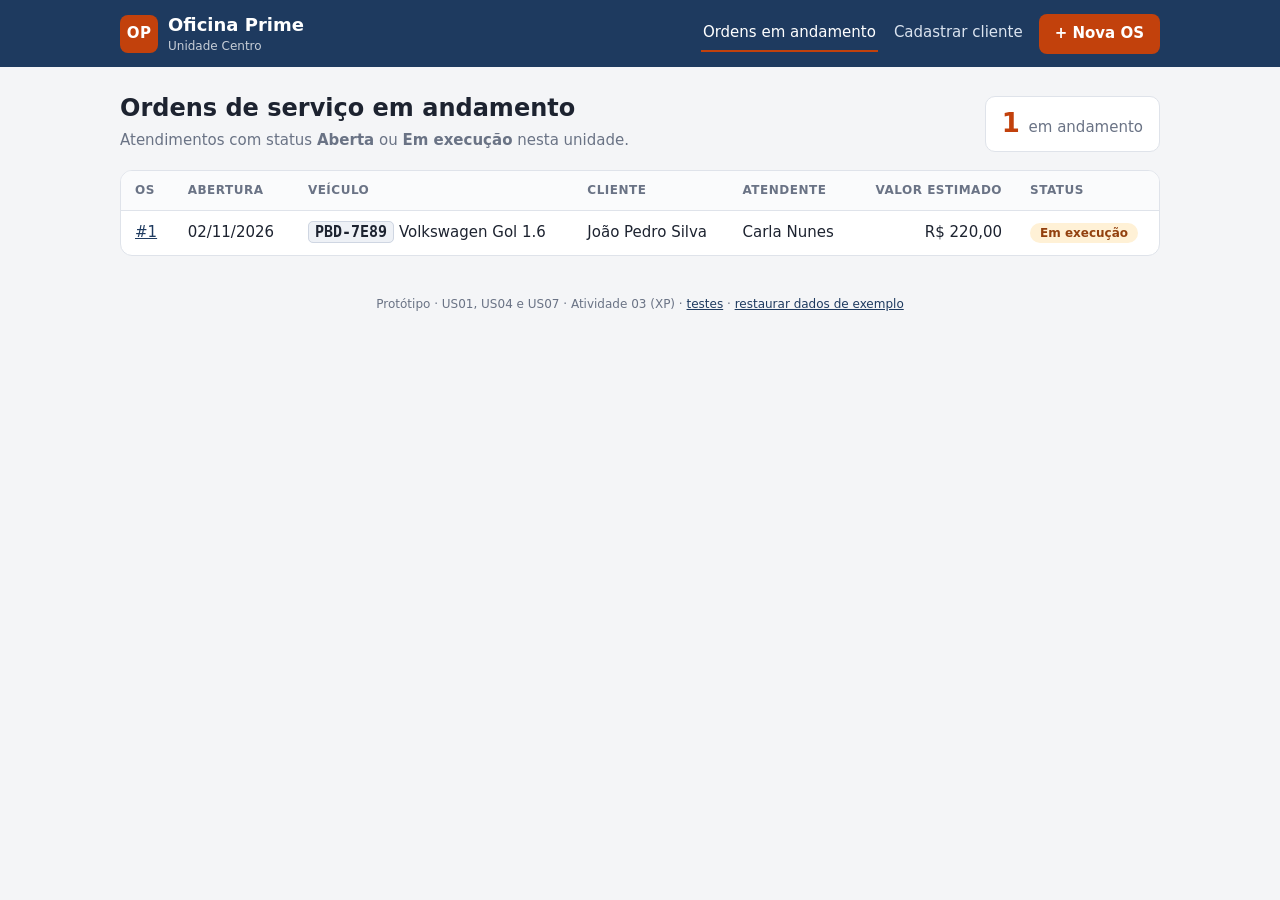
<file: index.html>
<!doctype html>
<html lang="pt-BR">
<head>
  <meta charset="utf-8">
  <meta name="viewport" content="width=device-width, initial-scale=1">
  <title>Ordens em andamento · Oficina Prime</title>
  <link rel="stylesheet" href="css/style.css">
</head>
<body>
  <main>
    <div class="cabecalho">
      <div>
        <h1>Ordens de serviço em andamento</h1>
        <p class="sub">Atendimentos com status <b>Aberta</b> ou <b>Em execução</b> nesta unidade.</p>
      </div>
      <div class="contador"><span id="qtd">0</span> em andamento</div>
    </div>
    <div id="conteudo"></div>
  </main>

  <script src="js/dados.js"></script>
  <script src="js/regras.js"></script>
  <script src="js/layout.js"></script>
  <script>
    montarLayout('lista');
    mostrarAviso();
    const db = carregar();
    const ordens = listarEmAndamento(db);
    document.getElementById('qtd').textContent = ordens.length;

    const alvo = document.getElementById('conteudo');
    if (ordens.length === 0) {
      alvo.innerHTML = '<p class="vazio">Nenhuma ordem em andamento. <a href="nova-os.html">Abrir uma nova OS</a>.</p>';
    } else {
      alvo.innerHTML = `
        <div class="tabela-wrap"><table>
          <thead><tr><th>OS</th><th>Abertura</th><th>Veículo</th><th>Cliente</th><th>Atendente</th>
                     <th class="num">Valor estimado</th><th>Status</th></tr></thead>
          <tbody>${ordens.map((d) => `
            <tr>
              <td><a href="os.html?id=${d.os.id_os}">#${d.os.id_os}</a></td>
              <td>${fmtData(d.os.data_abertura)}</td>
              <td><span class="placa">${esc(d.veiculo.placa)}</span> ${esc(d.veiculo.marca)} ${esc(d.veiculo.modelo)}</td>
              <td>${esc(d.cliente.nome)}</td>
              <td>${esc(d.atendente.nome)}</td>
              <td class="num">${fmtMoeda(d.total)}</td>
              <td><span class="status ${classeStatus(d.os.status)}">${d.os.status}</span></td>
            </tr>`).join('')}
          </tbody>
        </table></div>`;
    }
  </script>
</body>
</html>
</file>
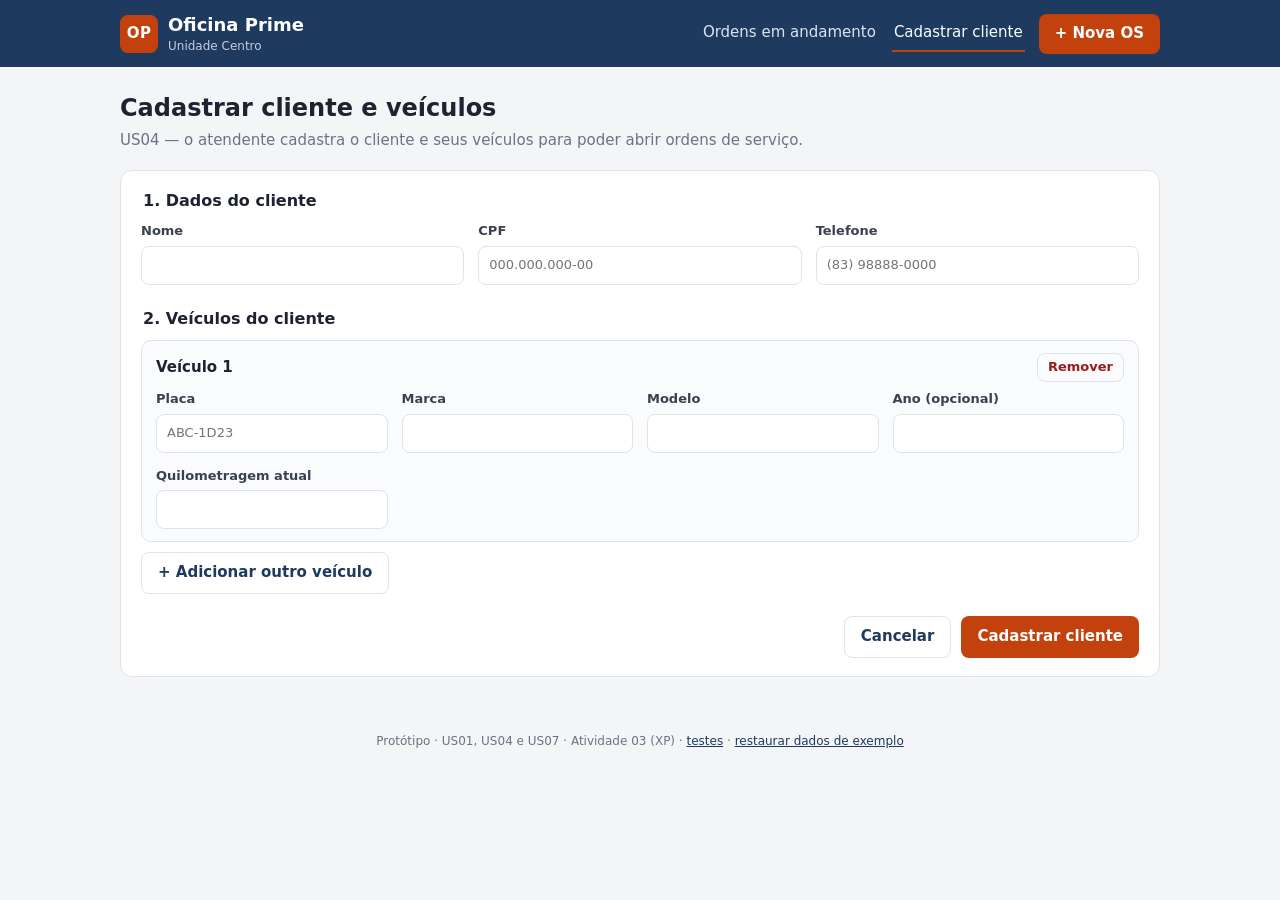
<file: cadastro-cliente.html>
<!doctype html>
<html lang="pt-BR">
<head>
  <meta charset="utf-8">
  <meta name="viewport" content="width=device-width, initial-scale=1">
  <title>Cadastrar cliente · Oficina Prime</title>
  <link rel="stylesheet" href="css/style.css">
</head>
<body>
  <main>
    <div class="cabecalho">
      <div>
        <h1>Cadastrar cliente e veículos</h1>
        <p class="sub">US04 — o atendente cadastra o cliente e seus veículos para poder abrir ordens de serviço.</p>
      </div>
    </div>

    <div id="erros"></div>

    <form id="form-cliente" class="cartao" novalidate>
      <fieldset>
        <legend>1. Dados do cliente</legend>
        <div class="grade">
          <label>Nome <input type="text" id="nome" autocomplete="off"></label>
          <label>CPF <input type="text" id="cpf" inputmode="numeric" placeholder="000.000.000-00" autocomplete="off"></label>
          <label>Telefone <input type="tel" id="telefone" placeholder="(83) 98888-0000" autocomplete="off"></label>
        </div>
      </fieldset>

      <fieldset>
        <legend>2. Veículos do cliente</legend>
        <div id="veiculos"></div>
        <button type="button" class="botao secundario" id="add-veiculo">+ Adicionar outro veículo</button>
      </fieldset>

      <div class="acoes">
        <a href="index.html" class="botao secundario">Cancelar</a>
        <button type="submit" class="botao">Cadastrar cliente</button>
      </div>
    </form>
  </main>

  <script src="js/dados.js"></script>
  <script src="js/regras.js"></script>
  <script src="js/layout.js"></script>
  <script src="js/cadastro-cliente.js"></script>
</body>
</html>
</file>
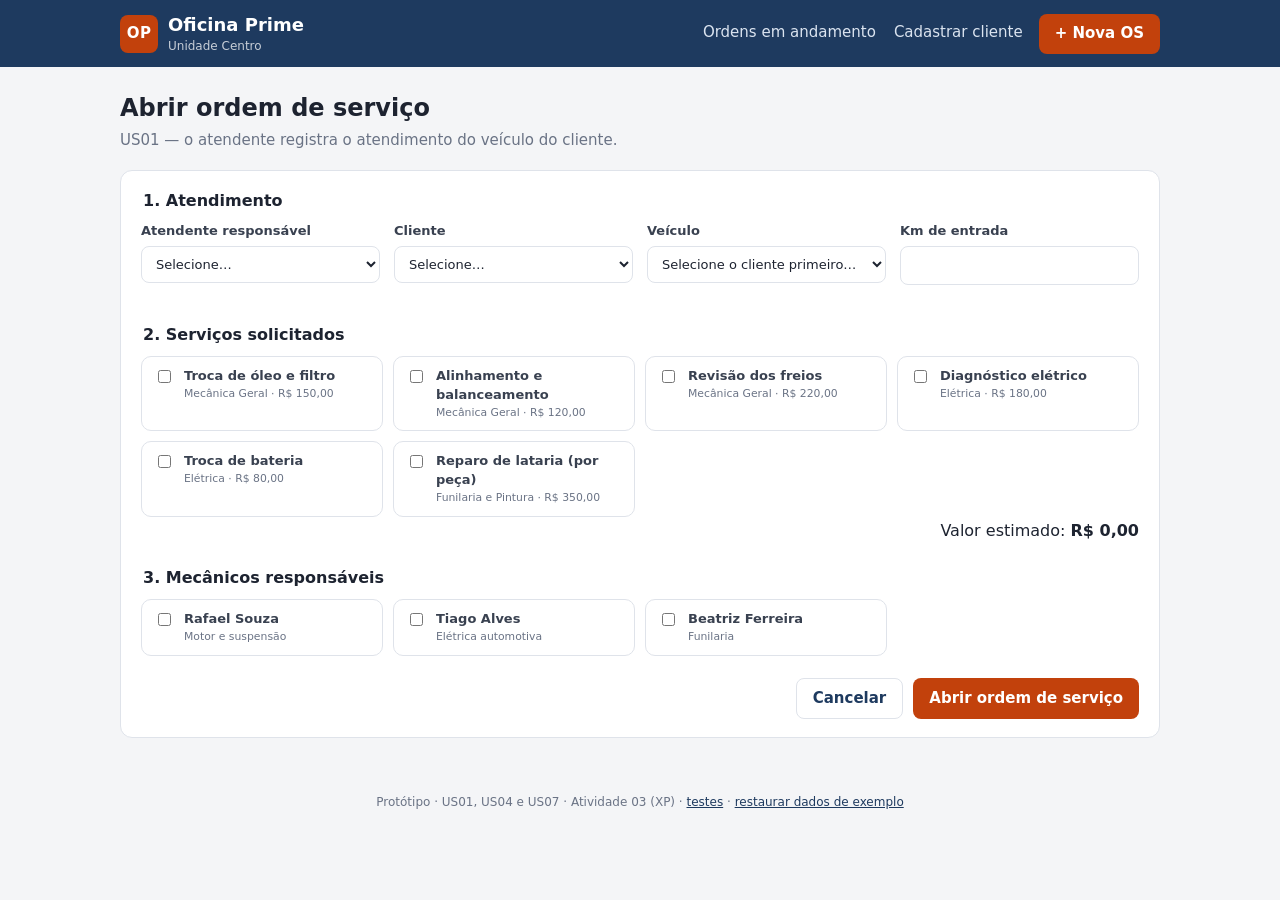
<file: nova-os.html>
<!doctype html>
<html lang="pt-BR">
<head>
  <meta charset="utf-8">
  <meta name="viewport" content="width=device-width, initial-scale=1">
  <title>Nova OS · Oficina Prime</title>
  <link rel="stylesheet" href="css/style.css">
</head>
<body>
  <main>
    <div class="cabecalho">
      <div>
        <h1>Abrir ordem de serviço</h1>
        <p class="sub">US01 — o atendente registra o atendimento do veículo do cliente.</p>
      </div>
    </div>

    <div id="erros"></div>

    <form id="form-os" class="cartao" novalidate>
      <fieldset>
        <legend>1. Atendimento</legend>
        <div class="grade">
          <label>Atendente responsável <select id="atendente"></select></label>
          <label>Cliente <select id="cliente"></select></label>
          <label>Veículo <select id="veiculo"></select></label>
          <label>Km de entrada
            <input type="number" id="km" min="0" step="1">
            <small id="km-dica" class="dica"></small>
          </label>
        </div>
      </fieldset>

      <fieldset>
        <legend>2. Serviços solicitados</legend>
        <div class="opcoes" id="servicos"></div>
        <p class="total">Valor estimado: <b id="total">R$ 0,00</b></p>
      </fieldset>

      <fieldset>
        <legend>3. Mecânicos responsáveis</legend>
        <div class="opcoes" id="mecanicos"></div>
      </fieldset>

      <div class="acoes">
        <a href="index.html" class="botao secundario">Cancelar</a>
        <button type="submit" class="botao">Abrir ordem de serviço</button>
      </div>
    </form>
  </main>

  <script src="js/dados.js"></script>
  <script src="js/regras.js"></script>
  <script src="js/layout.js"></script>
  <script src="js/nova-os.js"></script>
</body>
</html>
</file>
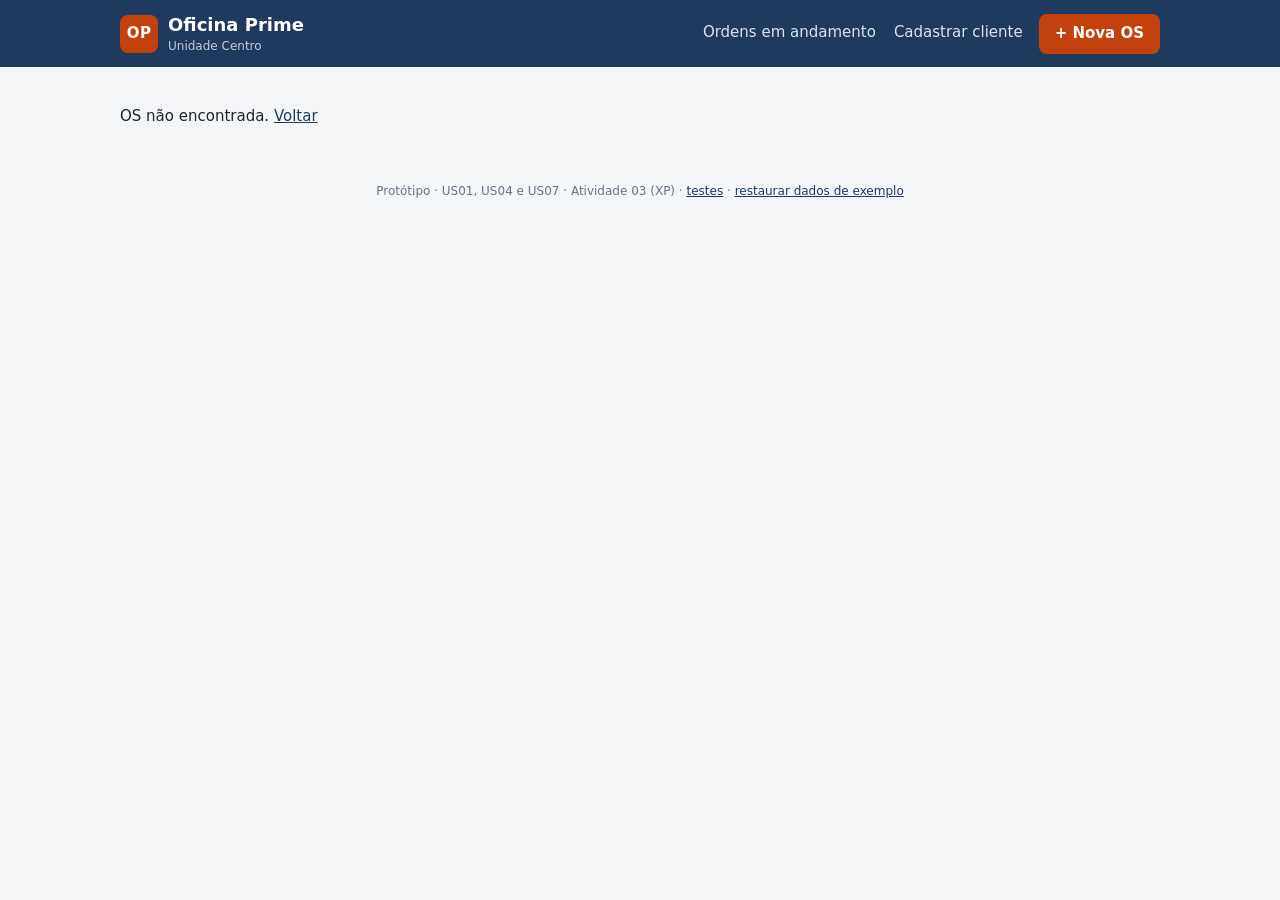
<file: os.html>
<!doctype html>
<html lang="pt-BR">
<head>
  <meta charset="utf-8">
  <meta name="viewport" content="width=device-width, initial-scale=1">
  <title>Ordem de serviço · Oficina Prime</title>
  <link rel="stylesheet" href="css/style.css">
</head>
<body>
  <main id="conteudo"></main>

  <script src="js/dados.js"></script>
  <script src="js/regras.js"></script>
  <script src="js/layout.js"></script>
  <script>
    montarLayout('detalhe');
    const db = carregar();
    const id = Number(new URLSearchParams(location.search).get('id'));
    const d = detalharOrdem(db, id);
    const main = document.getElementById('conteudo');

    if (!d) {
      main.innerHTML = '<p>OS não encontrada. <a href="index.html">Voltar</a></p>';
    } else {
      document.title = `OS #${d.os.id_os} · Oficina Prime`;
      main.innerHTML = `
        <div class="cabecalho">
          <div>
            <h1>Ordem de serviço #${d.os.id_os}</h1>
            <p class="sub">${esc(db.unidade.nome)} · aberta em ${fmtData(d.os.data_abertura)} por ${esc(d.atendente.nome)}${d.os.data_conclusao ? ` · concluída em ${fmtData(d.os.data_conclusao)}` : ''}</p>
          </div>
          <span class="status grande ${classeStatus(d.os.status)}">${d.os.status}</span>
        </div>
        <div class="detalhe">
          <section class="cartao">
            <h2>Veículo</h2>
            <p><span class="placa">${esc(d.veiculo.placa)}</span></p>
            <p>${esc(d.veiculo.marca)} ${esc(d.veiculo.modelo)}${d.veiculo.ano ? ` · ${d.veiculo.ano}` : ''}</p>
            <p class="sub">Km de entrada: ${fmtKm(d.os.km_entrada)}</p>
          </section>
          <section class="cartao">
            <h2>Cliente</h2>
            <p><b>${esc(d.cliente.nome)}</b></p>
            <p class="sub">${esc(d.cliente.telefone)}</p>
          </section>
          <section class="cartao">
            <h2>Mecânicos</h2>
            ${d.mecanicos.map((m) => `<p><b>${esc(m.nome)}</b> <span class="sub">· ${esc(m.especialidade)}</span></p>`).join('')}
          </section>
        </div>
        <section class="cartao">
          <h2>Serviços</h2>
          <table>
            <thead><tr><th>Serviço</th><th>Setor</th><th class="num">Valor</th></tr></thead>
            <tbody>${d.servicos.map((s) => `
              <tr><td>${esc(s.descricao)}</td><td>${esc(s.setor)}</td><td class="num">${fmtMoeda(s.valor)}</td></tr>`).join('')}
            </tbody>
            <tfoot><tr><td colspan="2">Valor estimado (serviços)</td><td class="num">${fmtMoeda(d.total)}</td></tr></tfoot>
          </table>
        </section>
        <section class="cartao" id="bloco-status"></section>
        <div class="acoes"><a href="index.html" class="botao secundario">← Voltar para ordens em andamento</a></div>`;
      montarBloco();
      mostrarAviso();
    }

    // US07 — o mecânico responsável avança o status da OS
    function montarBloco() {
      const bloco = document.getElementById('bloco-status');
      const proximo = proximoStatus(d.os.status);
      if (!proximo) {
        bloco.innerHTML = `<h2>Status</h2><p>OS concluída${d.os.data_conclusao ? ` em ${fmtData(d.os.data_conclusao)}` : ''}. O veículo está pronto para entrega.</p>`;
        return;
      }
      bloco.innerHTML = `
        <h2>Atualizar status</h2>
        <div id="erros-status"></div>
        <div class="linha-status">
          <label>Mecânico responsável
            <select id="mec-status">
              <option value="">Selecione…</option>
              ${db.mecanicos.map((m) => `<option value="${m.id_funcionario}">${esc(m.nome)}</option>`).join('')}
            </select>
          </label>
          <button type="button" class="botao" id="btn-status">Mudar para “${proximo}”</button>
        </div>`;
      document.getElementById('btn-status').addEventListener('click', () => {
        const r = alterarStatusOrdem(db, d.os.id_os, Number(document.getElementById('mec-status').value) || null, proximo);
        if (!r.ok) {
          document.getElementById('erros-status').innerHTML = `<div class="alerta erro"><ul>${r.erros.map((m) => `<li>${esc(m)}</li>`).join('')}</ul></div>`;
          return;
        }
        salvar(db);
        avisar(`Status da OS nº ${d.os.id_os} alterado para “${r.status}”.`);
        location.reload();
      });
    }
  </script>
</body>
</html>
</file>
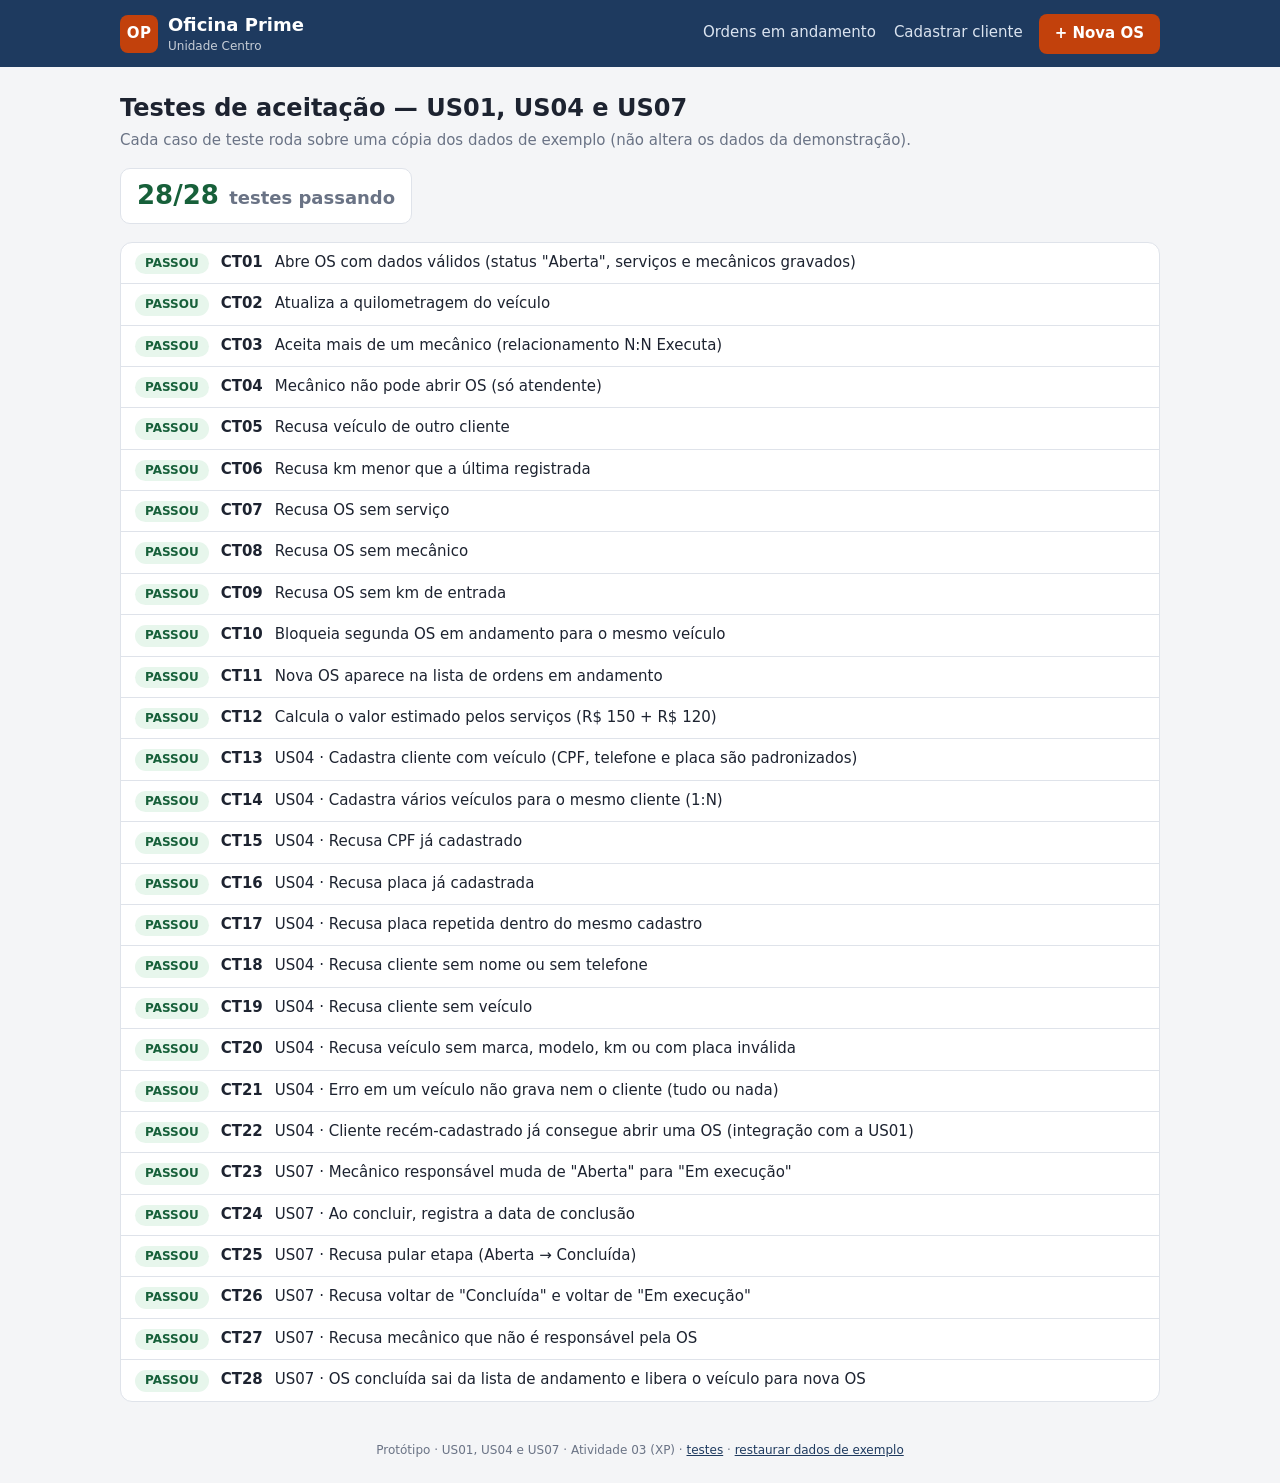
<file: testes.html>
<!doctype html>
<html lang="pt-BR">
<head>
  <meta charset="utf-8">
  <meta name="viewport" content="width=device-width, initial-scale=1">
  <title>Testes · US01, US04 e US07 · Oficina Prime</title>
  <link rel="stylesheet" href="css/style.css">
  <style>
    .teste { display: flex; gap: 12px; align-items: baseline; padding: 9px 14px; border-bottom: 1px solid var(--borda); }
    .teste:last-child { border-bottom: 0; }
    .teste code { color: var(--suave); font-size: 13px; }
    .res { font-weight: 700; font-size: 12px; padding: 2px 10px; border-radius: 999px; min-width: 64px; text-align: center; }
    .passou { background: var(--ok-fundo); color: var(--ok-texto); }
    .falhou { background: var(--erro-fundo); color: var(--erro-texto); }
    .resumo { font-size: 18px; font-weight: 700; }
  </style>
</head>
<body>
  <main>
    <div class="cabecalho">
      <div>
        <h1>Testes de aceitação — US01, US04 e US07</h1>
        <p class="sub">Cada caso de teste roda sobre uma cópia dos dados de exemplo (não altera os dados da demonstração).</p>
      </div>
      <div class="contador resumo" id="resumo"></div>
    </div>
    <div class="tabela-wrap" id="lista"></div>
  </main>

  <script src="js/dados.js"></script>
  <script src="js/regras.js"></script>
  <script src="js/layout.js"></script>
  <script src="js/testes.js"></script>
</body>
</html>
</file>
<file: css/style.css>
:root {
  --fundo: #f4f5f7;
  --cartao: #ffffff;
  --texto: #1d2330;
  --suave: #6a7385;
  --borda: #dfe3ea;
  --primaria: #c2410c;      /* laranja "oficina" */
  --primaria-escura: #9a3412;
  --azul: #1e3a5f;
  --ok-fundo: #e7f6ec; --ok-texto: #17603a;
  --erro-fundo: #fdecec; --erro-texto: #9b1c1c;
}
* { box-sizing: border-box; }
body { margin: 0; font-family: "Segoe UI", system-ui, -apple-system, Roboto, Arial, sans-serif;
       background: var(--fundo); color: var(--texto); font-size: 15px; line-height: 1.45; }
a { color: var(--azul); }

.topo { background: var(--azul); color: #fff; }
.topo-inner { max-width: 1080px; margin: 0 auto; padding: 12px 20px; display: flex;
              align-items: center; justify-content: space-between; gap: 16px; flex-wrap: wrap; }
.marca { display: flex; align-items: center; gap: 10px; color: #fff; text-decoration: none; font-weight: 700; font-size: 18px; }
.marca small { display: block; font-weight: 400; font-size: 12px; opacity: .75; }
.marca-icone { background: var(--primaria); border-radius: 8px; width: 38px; height: 38px;
               display: grid; place-items: center; font-size: 15px; letter-spacing: .5px; }
nav { display: flex; gap: 14px; align-items: center; }
nav > a:not(.botao) { color: #dbe4f0; text-decoration: none; padding: 6px 2px; border-bottom: 2px solid transparent; }
nav > a.ativo { color: #fff; border-bottom-color: var(--primaria); }

main { max-width: 1080px; margin: 0 auto; padding: 24px 20px 40px; }
footer { text-align: center; color: var(--suave); font-size: 12px; padding: 0 0 24px; }

h1 { font-size: 24px; margin: 0 0 4px; }
h2 { font-size: 14px; text-transform: uppercase; letter-spacing: .6px; color: var(--suave); margin: 0 0 10px; }
.sub { color: var(--suave); margin: 0; }
.cabecalho { display: flex; justify-content: space-between; align-items: flex-end; gap: 16px; margin-bottom: 18px; flex-wrap: wrap; }
.contador { background: var(--cartao); border: 1px solid var(--borda); border-radius: 10px; padding: 8px 16px; color: var(--suave); }
.contador span { font-size: 26px; font-weight: 700; color: var(--primaria); margin-right: 4px; }

.botao { display: inline-block; background: var(--primaria); color: #fff; border: 0; border-radius: 8px;
         padding: 9px 16px; font: inherit; font-weight: 600; text-decoration: none; cursor: pointer; }
.botao:hover { background: var(--primaria-escura); }
.botao.secundario { background: transparent; color: var(--azul); border: 1px solid var(--borda); }
.botao.secundario:hover { background: #fff; }

.cartao { background: var(--cartao); border: 1px solid var(--borda); border-radius: 12px; padding: 18px 20px; margin-bottom: 16px; }
.cartao p { margin: 2px 0; }
fieldset { border: 0; padding: 0; margin: 0 0 22px; }
legend { font-weight: 700; font-size: 16px; margin-bottom: 10px; }
.grade { display: grid; grid-template-columns: repeat(auto-fit, minmax(230px, 1fr)); gap: 14px; }
label { display: flex; flex-direction: column; gap: 5px; font-weight: 600; font-size: 13px; color: #394150; }
select, input[type=number], input[type=text], input[type=tel] { font: inherit; font-weight: 400; padding: 9px 10px; border: 1px solid var(--borda);
                             border-radius: 8px; background: #fff; color: var(--texto); }
select:focus, input:focus { outline: 2px solid #fdba74; border-color: var(--primaria); }
.dica { font-weight: 400; color: var(--suave); min-height: 1em; }

.opcoes { display: grid; grid-template-columns: repeat(auto-fill, minmax(240px, 1fr)); gap: 10px; }
.opcao { flex-direction: row; align-items: flex-start; gap: 10px; border: 1px solid var(--borda); border-radius: 10px;
         padding: 10px 12px; cursor: pointer; font-weight: 400; }
.opcao:has(input:checked) { border-color: var(--primaria); background: #fff7ed; }
.opcao input { margin-top: 3px; accent-color: var(--primaria); }
.opcao span { display: flex; flex-direction: column; }
.opcao small { color: var(--suave); }
.total { margin: 12px 0 0; text-align: right; font-size: 16px; }
.acoes { display: flex; justify-content: flex-end; gap: 10px; }

.alerta { border-radius: 10px; padding: 12px 16px; margin-bottom: 16px; }
.alerta ul { margin: 6px 0 0; padding-left: 20px; }
.sucesso { background: var(--ok-fundo); color: var(--ok-texto); }
.erro { background: var(--erro-fundo); color: var(--erro-texto); }

.tabela-wrap { background: var(--cartao); border: 1px solid var(--borda); border-radius: 12px; overflow-x: auto; }
table { width: 100%; border-collapse: collapse; }
th, td { text-align: left; padding: 11px 14px; border-bottom: 1px solid var(--borda); white-space: nowrap; }
th { font-size: 12px; text-transform: uppercase; letter-spacing: .5px; color: var(--suave); background: #fafbfc; }
tbody tr:last-child td { border-bottom: 0; }
tfoot td { font-weight: 700; border-bottom: 0; }
.num { text-align: right; font-variant-numeric: tabular-nums; }
.placa { font-family: Consolas, monospace; background: #eef1f6; border: 1px solid #cfd6e2; border-radius: 5px; padding: 1px 6px; font-weight: 700; }
.status { font-size: 12px; font-weight: 700; padding: 3px 10px; border-radius: 999px; }
.status.aberta { background: #e0ecff; color: #1d4ed8; }
.status.exec { background: #fff1d6; color: #92400e; }
.status.grande { font-size: 14px; padding: 6px 14px; }
.detalhe { display: grid; grid-template-columns: repeat(auto-fit, minmax(240px, 1fr)); gap: 16px; }
.detalhe .cartao { margin-bottom: 0; }
.detalhe + .cartao { margin-top: 16px; }
.vazio { color: var(--suave); }
.status.concluida { background: var(--ok-fundo); color: var(--ok-texto); }
.veiculo-linha { border: 1px solid var(--borda); border-radius: 10px; padding: 12px 14px; margin-bottom: 10px; background: #fafbfc; }
.veiculo-linha .topo-linha { display: flex; justify-content: space-between; align-items: center; margin-bottom: 8px; font-weight: 700; }
.botao.perigo { background: transparent; color: var(--erro-texto); border: 1px solid var(--borda); padding: 4px 10px; font-size: 13px; }
.botao.perigo:hover { background: var(--erro-fundo); }
.linha-status { display: flex; gap: 12px; align-items: flex-end; flex-wrap: wrap; }
.linha-status label { min-width: 240px; }
</file>
